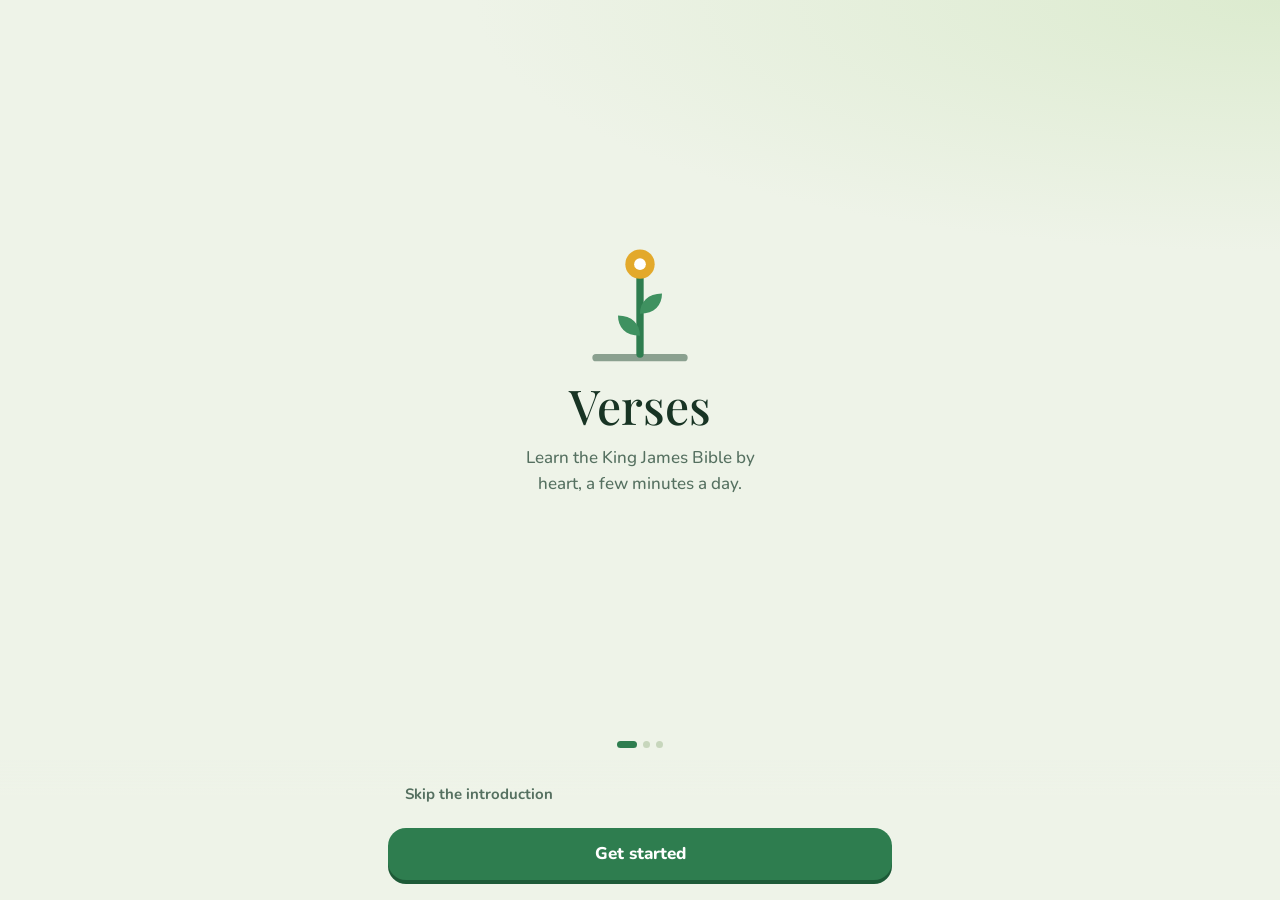
<file: index.html>
<!doctype html>
<html lang="en">
<head>
  <meta charset="utf-8">
  <meta name="viewport" content="width=device-width, initial-scale=1, viewport-fit=cover">
  <meta name="theme-color" content="#eef3e8" media="(prefers-color-scheme: light)">
  <meta name="theme-color" content="#0f1913" media="(prefers-color-scheme: dark)">
  <title>Verses</title>
  <link rel="preconnect" href="https://fonts.googleapis.com">
  <link rel="preconnect" href="https://fonts.gstatic.com" crossorigin>
  <link rel="stylesheet" href="https://fonts.googleapis.com/css2?family=Playfair+Display:wght@400;500&family=Playfair+Display+SC&family=Nunito:wght@500;600;700;800&display=swap">
  <link rel="stylesheet" href="./styles/tokens.css">
  <link rel="stylesheet" href="./styles/app.css">
</head>
<body>
  <div id="app"><p class="loading">Loading…</p></div>
  <script type="module" src="./src/main.js"></script>
</body>
</html>
</file>
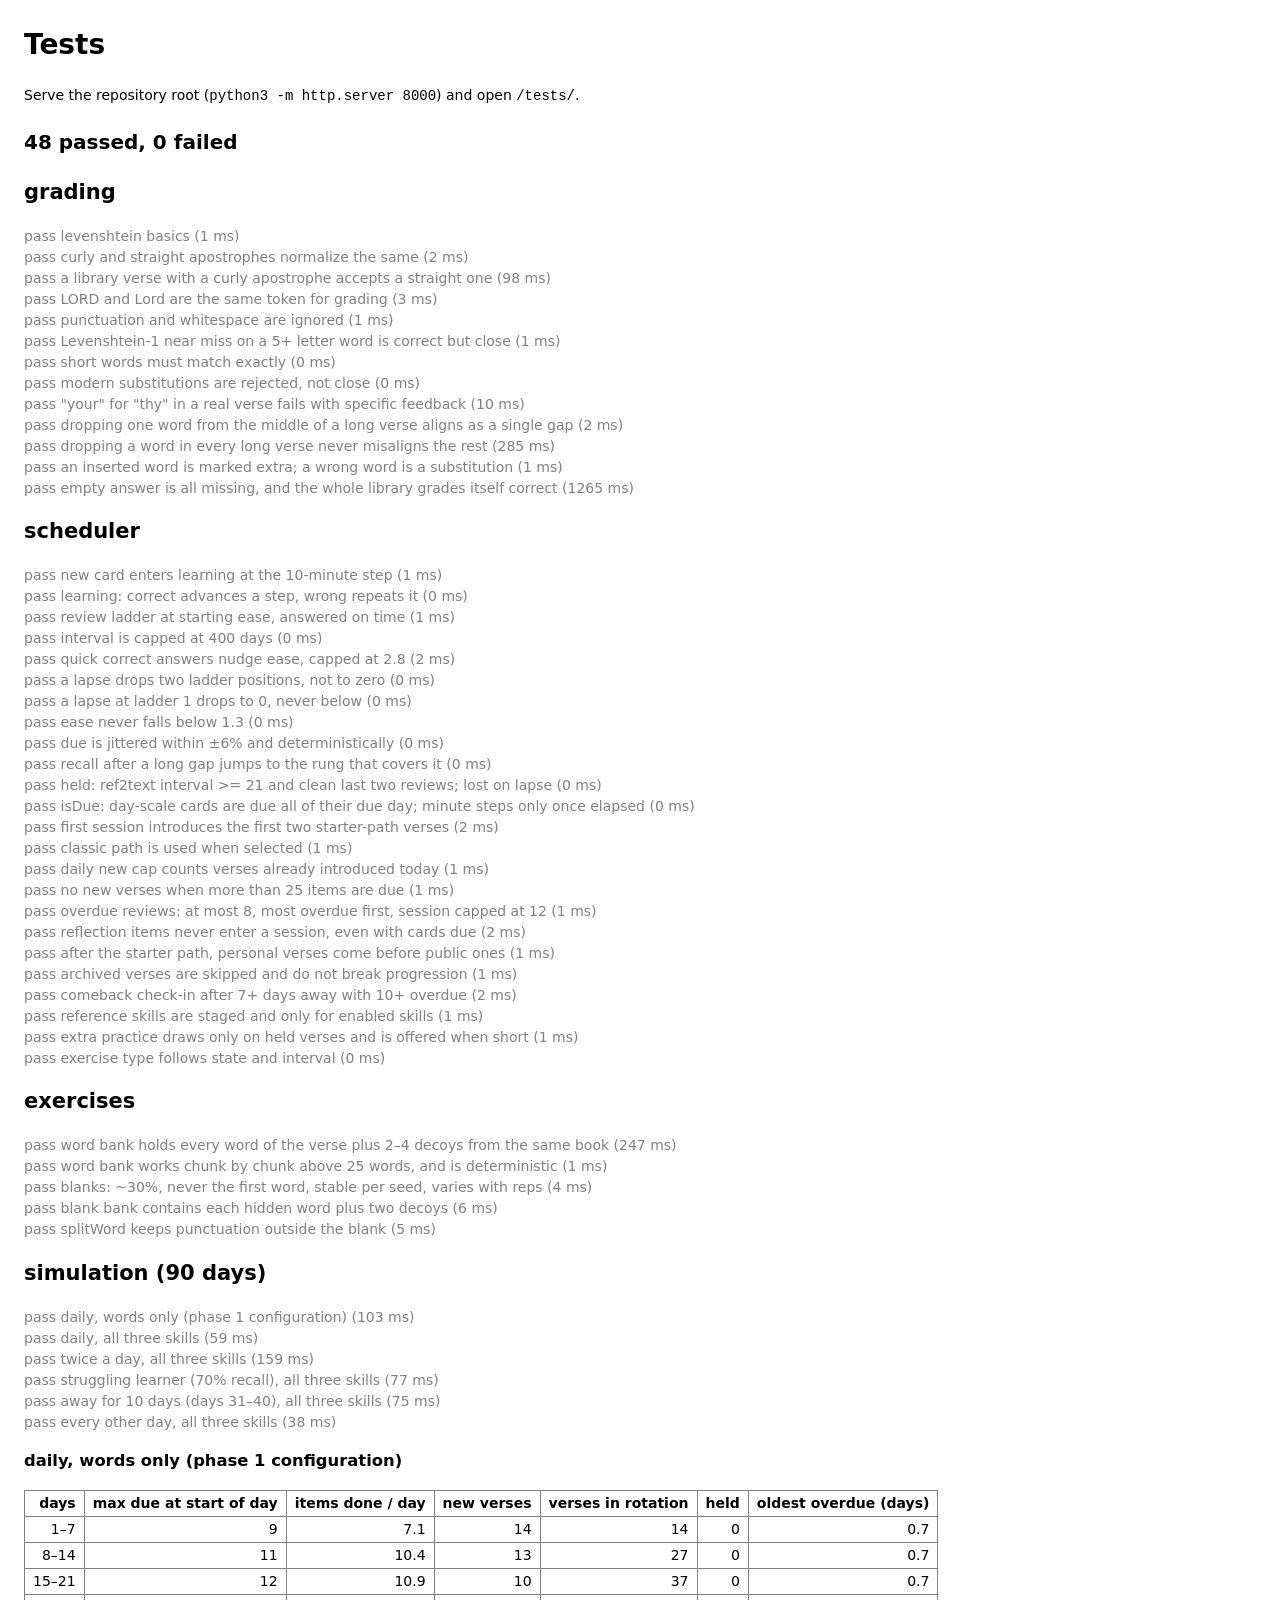
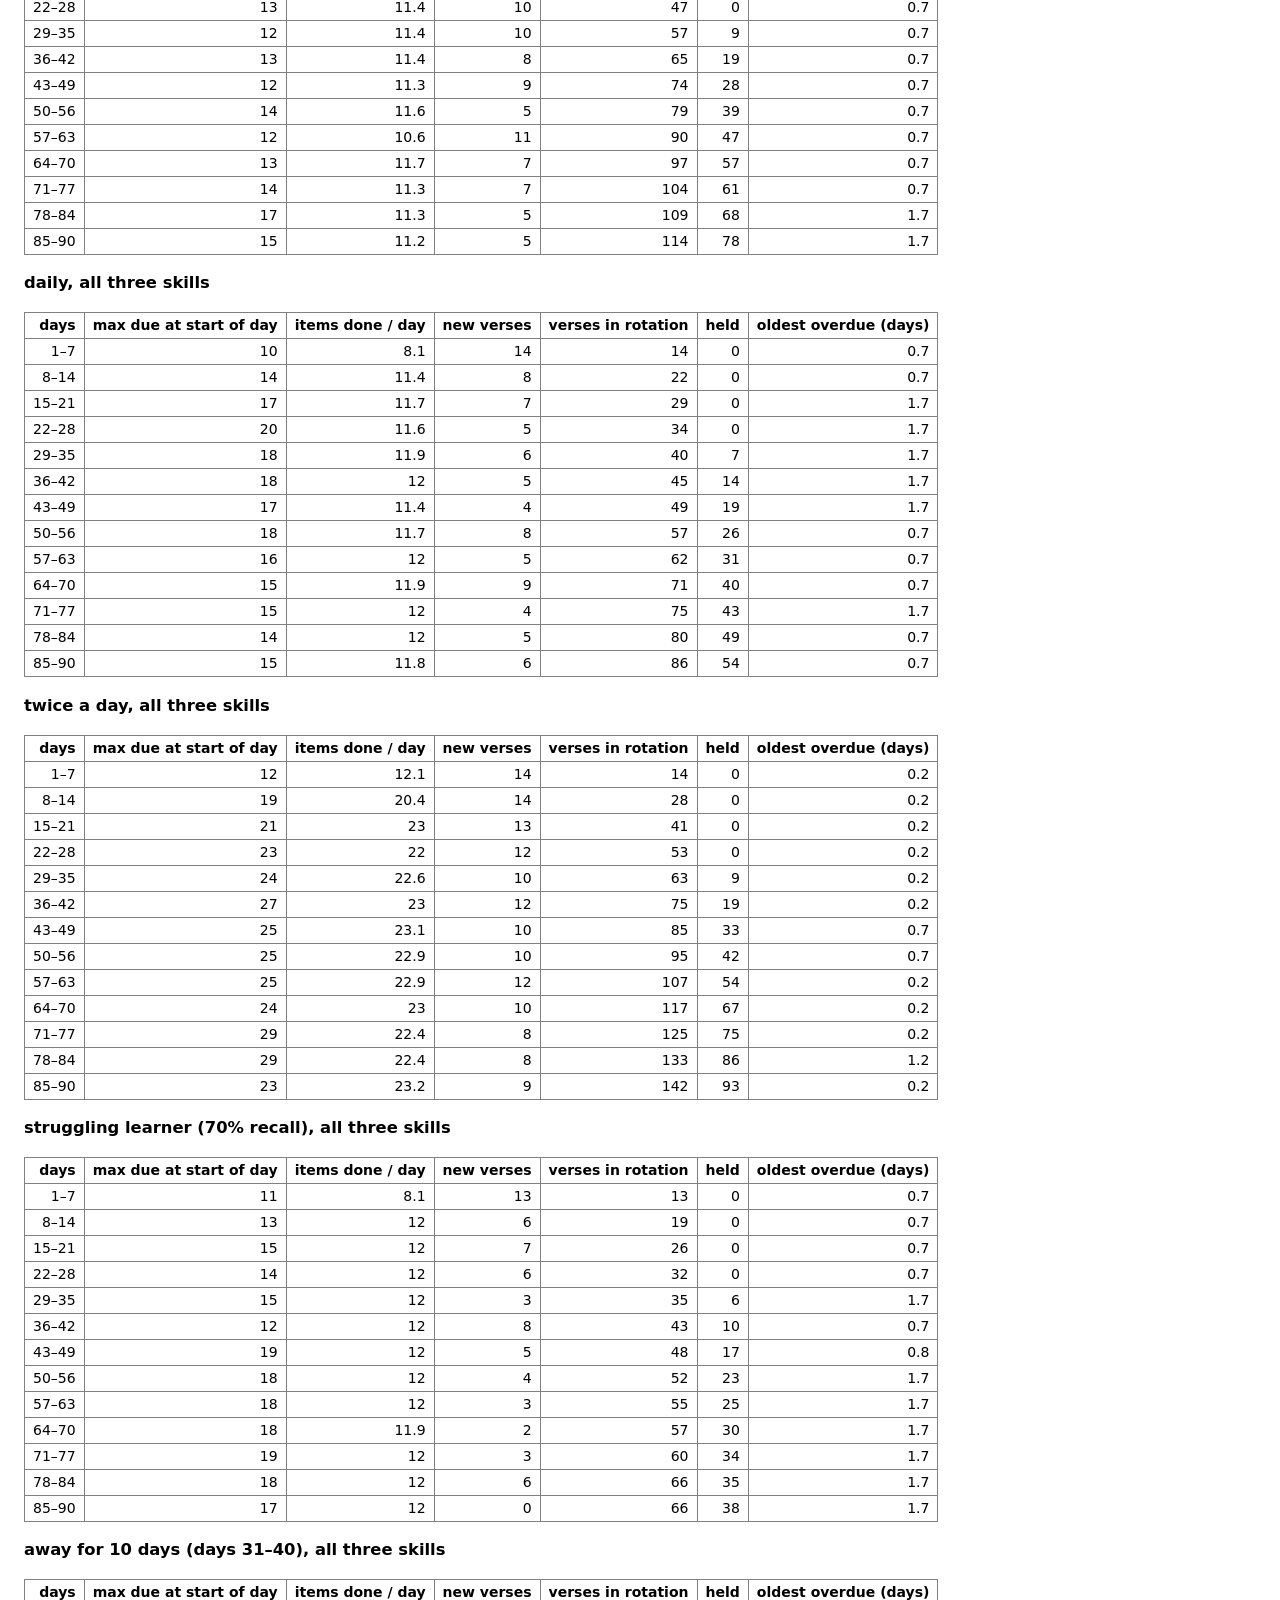
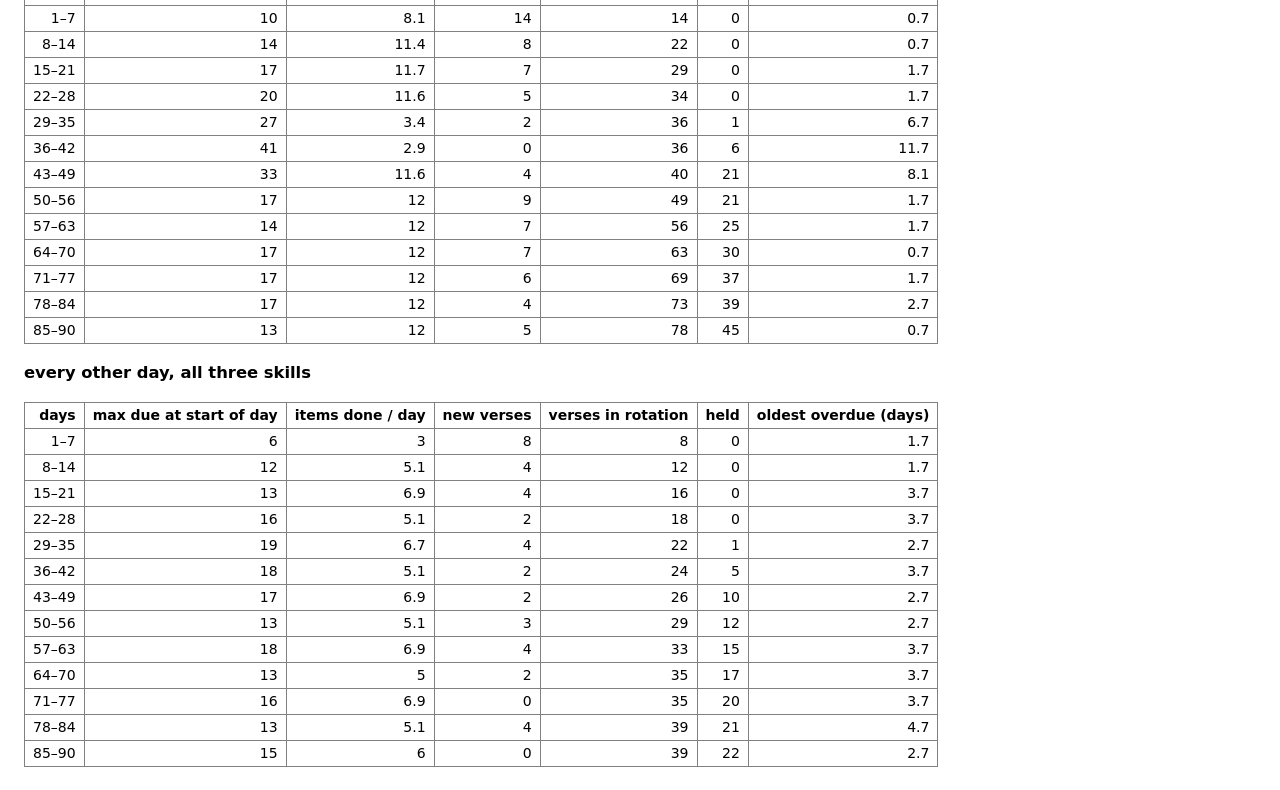
<file: tests/index.html>
<!doctype html>
<html lang="en">
<head>
  <meta charset="utf-8">
  <meta name="viewport" content="width=device-width, initial-scale=1">
  <title>Tests</title>
  <style>
    body { font: 14px/1.5 system-ui, sans-serif; margin: 1.5rem; color: CanvasText; background: Canvas; }
    .pass { color: GrayText; } .fail { font-weight: 600; } pre { white-space: pre-wrap; margin: 0 0 0.5rem 2rem; }
    .summary { font-size: 1.25rem; font-weight: 600; } .summary.bad { text-decoration: underline wavy; }
    table { border-collapse: collapse; margin-bottom: 1rem; } td, th { border: 1px solid GrayText; padding: 2px 8px; text-align: right; }
  </style>
</head>
<body>
  <h1>Tests</h1>
  <p>Serve the repository root (<code>python3 -m http.server 8000</code>) and open <code>/tests/</code>.</p>
  <div id="results"></div>
  <script type="module" src="./run.js"></script>
</body>
</html>
</file>
<file: styles/tokens.css>
/* Design tokens: the Garden look. Every colour, size and space lives here.
   Day palette on :root; night palette follows the device setting unless the
   user picks Day or Night in settings (data-theme on <html>). */
:root {
  color-scheme: light;
  --bg: #eef3e8;
  --bg-glow: #dcebcf;
  --surface: #ffffff;
  --well: #e3ebdb;
  --line: #c7d6bc;
  --text: #183424;
  --text-muted: #557060;
  --accent: #2e7d4f;
  --accent-press: #1d5a37;
  --on-accent: #ffffff;
  --gold: #b07a12;
  --on-gold: #ffffff;
  --ok: #2e7d4f;
  --ok-bg: #d4ecd9;
  --ok-text: #14472a;
  --bad: #b23c27;
  --bad-bg: #f7dcd3;
  --bad-text: #6e2214;
  --info-bg: #fff3d4;
  --info-text: #4a3505;
  --track: #d6e2cc;
  --progress-from: #4f9e6a;
  --progress-to: #8cc47a;
  --leaf: #3f9160;
  --stem: #2e7d4f;
  --seed: #b07a12;
  --bloom: #e3a92b;
  --soil: #8aa08f;
  --shadow: rgba(24, 52, 36, 0.12);

  --font-scripture: 'Playfair Display', Georgia, 'Times New Roman', serif;
  --font-small-caps: 'Playfair Display SC', 'Playfair Display', Georgia, serif;
  --font-ui: 'Nunito', system-ui, -apple-system, 'Segoe UI', Roboto, sans-serif;

  --text-scale: 1;
  --size-verse: calc(1.25rem * var(--text-scale)); /* 20px; never below 18px */
  --size-chip: calc(1.125rem * var(--text-scale)); /* 18px */
  --size-ui: 1rem;
  --size-small: 0.875rem;
  --size-eyebrow: 0.75rem;
  --size-ref: 1.875rem;
  --size-ref-sm: 1.5rem;
  --size-display: 1.75rem;
  --size-held: 4rem;
  --line-verse: 1.8;
  --measure-verse: 58ch;

  --space-1: 0.25rem;
  --space-2: 0.5rem;
  --space-3: 0.75rem;
  --space-4: 1rem;
  --space-5: 1.25rem;
  --space-6: 1.5rem;
  --space-8: 2rem;
  --radius: 1.125rem;
  --radius-sm: 0.625rem;
  --radius-pill: 999px;
  --tap-min: 2.75rem;
  --button-height: 3.25rem;
  --press-depth: 4px;
  --column: 34rem;
  --blank-char: 0.62em;
}

@media (prefers-color-scheme: dark) {
  :root:not([data-theme="light"]) {
    color-scheme: dark;
    --bg: #0f1913; --bg-glow: #1a2c20; --surface: #17251c; --well: #0b140f; --line: #2c4234;
    --text: #e4efe2; --text-muted: #9fb7a6; --accent: #6cc28c; --accent-press: #3f8a5d; --on-accent: #0a2215;
    --gold: #e2b24e; --on-gold: #241703; --ok: #6cc28c; --ok-bg: #163a26; --ok-text: #cdeed7;
    --bad: #f19c88; --bad-bg: #44201a; --bad-text: #ffd9cf; --info-bg: #33290f; --info-text: #f6e4b5;
    --track: #24372a; --progress-from: #4f9e6a; --progress-to: #9fd38a;
    --leaf: #6cc28c; --stem: #4fa06e; --seed: #e2b24e; --bloom: #f0c25a; --soil: #4d6555; --shadow: rgba(0, 0, 0, 0.35);
  }
}
:root[data-theme="dark"] {
  color-scheme: dark;
  --bg: #0f1913; --bg-glow: #1a2c20; --surface: #17251c; --well: #0b140f; --line: #2c4234;
  --text: #e4efe2; --text-muted: #9fb7a6; --accent: #6cc28c; --accent-press: #3f8a5d; --on-accent: #0a2215;
  --gold: #e2b24e; --on-gold: #241703; --ok: #6cc28c; --ok-bg: #163a26; --ok-text: #cdeed7;
  --bad: #f19c88; --bad-bg: #44201a; --bad-text: #ffd9cf; --info-bg: #33290f; --info-text: #f6e4b5;
  --track: #24372a; --progress-from: #4f9e6a; --progress-to: #9fd38a;
  --leaf: #6cc28c; --stem: #4fa06e; --seed: #e2b24e; --bloom: #f0c25a; --soil: #4d6555; --shadow: rgba(0, 0, 0, 0.35);
}
</file>
<file: styles/app.css>
* { box-sizing: border-box; }
html { height: 100%; }
body {
  margin: 0; min-height: 100%; color: var(--text); font: 500 var(--size-ui)/1.5 var(--font-ui);
  background: radial-gradient(90% 40% at 100% 0%, var(--bg-glow), transparent 70%) no-repeat, var(--bg);
  -webkit-tap-highlight-color: transparent;
}
#app { min-height: 100dvh; }
button { font: inherit; color: inherit; }
:focus-visible { outline: 3px solid var(--gold); outline-offset: 2px; }
.loading, .fatal { padding: var(--space-6); max-width: var(--column); margin: 0 auto; }
.hidden { visibility: hidden; }

/* ------------------------------------------------------------ screen frame */
.screen { min-height: 100dvh; display: flex; flex-direction: column; max-width: var(--column); margin: 0 auto; position: relative; }
.scroll {
  flex: 1; display: flex; flex-direction: column; gap: var(--space-4);
  padding: calc(var(--space-5) + env(safe-area-inset-top)) max(var(--space-5), env(safe-area-inset-right)) calc(9.5rem + env(safe-area-inset-bottom)) max(var(--space-5), env(safe-area-inset-left));
}
.session .scroll { padding-top: var(--space-4); }
/* The main button never moves: fixed, full width, same size on every step. */
.actions {
  position: fixed; left: 0; right: 0; bottom: 0; z-index: 3;
  padding: var(--space-3) max(var(--space-5), env(safe-area-inset-right)) calc(var(--space-5) + env(safe-area-inset-bottom)) max(var(--space-5), env(safe-area-inset-left));
  background: linear-gradient(to top, var(--bg) 75%, transparent);
  display: grid; gap: var(--space-3); justify-items: stretch;
}
.actions > * { width: 100%; max-width: calc(var(--column) - 2 * var(--space-5)); justify-self: center; }
.helpers { display: flex; justify-content: space-between; align-items: center; gap: var(--space-3); min-height: var(--tap-min); }

.btn {
  min-height: var(--button-height); border: 0; border-radius: var(--radius); cursor: pointer;
  background: var(--accent); color: var(--on-accent); font-weight: 800; font-size: 1.0625rem;
  box-shadow: 0 var(--press-depth) 0 var(--accent-press); transition: transform 0.08s, box-shadow 0.08s;
}
.btn:active:not([disabled]) { transform: translateY(var(--press-depth)); box-shadow: 0 0 0 var(--accent-press); }
.btn[disabled] { opacity: 0.4; cursor: default; }
.ghost {
  display: inline-flex; align-items: center; gap: var(--space-2); min-height: var(--tap-min); padding: 0 var(--space-4);
  border: 1.5px solid var(--line); border-radius: var(--radius-pill); background: var(--surface); cursor: pointer; font-weight: 700; font-size: 0.9375rem;
}
.ghost .cost { font-weight: 600; font-size: var(--size-eyebrow); color: var(--text-muted); }
.ghost.plain { border-color: transparent; background: none; color: var(--text-muted); }
.icon-btn { background: none; border: 0; color: var(--text-muted); min-width: var(--tap-min); min-height: var(--tap-min); display: grid; place-items: center; cursor: pointer; border-radius: var(--radius-pill); }

/* ------------------------------------------------------------ type */
.display { font: 500 var(--size-display)/1.2 var(--font-scripture); margin: 0; text-wrap: balance; }
.display.sm { font-size: 1.375rem; }
.serif { font-family: var(--font-scripture); font-weight: 500; }
.eyebrow { font-size: var(--size-eyebrow); font-weight: 800; letter-spacing: 0.08em; text-transform: uppercase; color: var(--text-muted); }
.muted { color: var(--text-muted); }
.small { font-size: var(--size-small); }
.center { text-align: center; }
p { margin: 0; }
.verse { font: 400 var(--size-verse)/var(--line-verse) var(--font-scripture); max-width: var(--measure-verse); margin: 0; }
.divine-name { font-family: var(--font-small-caps); }
.ref { font: 500 var(--size-ref)/1.15 var(--font-scripture); margin: 0; }
.ref-sm { font-size: var(--size-ref-sm); }
.prompt { font-weight: 800; }
.row2 { display: flex; justify-content: space-between; align-items: center; gap: var(--space-3); }
.stack { display: flex; flex-direction: column; gap: var(--space-4); }
.exercise { display: flex; flex-direction: column; gap: var(--space-4); }

/* ------------------------------------------------------------ session top bar */
.topbar { display: flex; align-items: center; gap: var(--space-2); padding: calc(var(--space-3) + env(safe-area-inset-top)) var(--space-3) 0; }
.bar { flex: 1; height: 0.75rem; border-radius: var(--radius-pill); background: var(--track); overflow: hidden; }
.bar > i { display: block; height: 100%; border-radius: inherit; background: linear-gradient(90deg, var(--progress-from), var(--progress-to)); transition: width 0.4s ease; }
.mini { display: inline-flex; align-items: center; gap: var(--space-1); font-weight: 800; color: var(--accent); padding: 0 var(--space-2); }

/* ------------------------------------------------------------ plants & icons */
.plant .soil { stroke: var(--soil); stroke-width: 2; stroke-linecap: round; fill: none; }
.plant .stem { stroke: var(--stem); stroke-width: 2; stroke-linecap: round; fill: none; }
.plant .leaf { fill: var(--leaf); }
.plant .seed { fill: var(--seed); }
.plant .bloom { fill: var(--bloom); }
.plant .bloom-eye { fill: var(--surface); }
.icon { flex: none; }

/* ------------------------------------------------------------ meet */
.where { display: grid; gap: var(--space-2); }
.where-chip { display: inline-flex; gap: var(--space-2); align-items: center; font-size: var(--size-small); color: var(--text-muted); }
.where-chip b { color: var(--text); }
.strip { display: flex; gap: 2px; height: 1.375rem; align-items: flex-end; }
.strip i { flex: 1; border-radius: 2px; background: var(--line); height: 40%; }
.strip i.sec-on { height: 70%; background: var(--progress-to); }
.strip i.on { height: 100%; background: var(--gold); }
.strip-key { display: flex; justify-content: space-between; font-size: 0.6875rem; color: var(--text-muted); }
.reveal span { transition: opacity 0.35s, filter 0.35s; }
.reveal .hid { opacity: 0.12; filter: blur(3px); }
.gloss { border-left: 3px solid var(--gold); padding: var(--space-1) 0 var(--space-1) var(--space-3); color: var(--text-muted); }
.gloss b { color: var(--text); }

/* ------------------------------------------------------------ chips, word bank */
.answer { min-height: 9rem; border-radius: var(--radius); padding: var(--space-3); display: flex; flex-wrap: wrap; gap: var(--space-2); align-content: flex-start; background: var(--well); border: 1.5px dashed var(--line); }
.placeholder { color: var(--text-muted); font: 600 var(--size-small) var(--font-ui); margin: auto; }
.bank { display: flex; flex-wrap: wrap; gap: var(--space-2); justify-content: center; }
.chip {
  font: 400 var(--size-chip)/1 var(--font-scripture); padding: 0 var(--space-4); min-height: var(--tap-min);
  border-radius: var(--radius-pill); border: 1.5px solid var(--line); background: var(--surface); color: var(--text); cursor: pointer;
  box-shadow: 0 3px 0 var(--line);
}
.chip:active:not([disabled]) { transform: translateY(2px); box-shadow: 0 1px 0 var(--line); }
.bank .chip[disabled] { visibility: hidden; } /* keeps its space so the bank never reflows */
.answer .chip[disabled] { opacity: 1; cursor: default; }
.chip.in { animation: pop 0.18s ease-out; }
.chip.hinted { border-color: var(--gold); box-shadow: 0 3px 0 var(--gold); }
.chip.good { border-color: var(--ok); box-shadow: 0 3px 0 var(--ok); }
.chip.bad { border-color: var(--bad); color: var(--bad); text-decoration: line-through 2px; box-shadow: 0 3px 0 var(--bad); }
@keyframes pop { from { transform: scale(0.85); } to { transform: scale(1); } }

/* ------------------------------------------------------------ blanks */
.blanks-text { padding: var(--space-2) 0; }
.blank-word { display: inline-flex; flex-direction: column; vertical-align: top; }
.blank {
  display: inline-block; vertical-align: baseline; width: calc(var(--w) * var(--blank-char) + var(--space-4)); height: 1.6em;
  padding: 0; border: 0; border-bottom: 2.5px solid var(--line); border-radius: var(--radius-sm) var(--radius-sm) 0 0;
  background: var(--well); font: inherit; white-space: nowrap; overflow: visible; cursor: pointer;
}
.blank.selected { border-bottom-color: var(--accent); background: var(--surface); }
.blank.hinted { border-bottom-color: var(--gold); }
.blank.ok { border-bottom-color: var(--ok); }
.blank.wrong { text-decoration: line-through 2px; border-bottom-style: dotted; border-bottom-color: var(--bad); color: var(--bad); }
.expected-under { line-height: 1.3; font-weight: 500; color: var(--bad); }

/* ------------------------------------------------------------ phrase order */
.slots, .tiles { display: grid; gap: var(--space-2); }
.slot { display: block; width: 100%; min-height: 3rem; border-radius: var(--radius-sm); border: 1.5px dashed var(--line); padding: var(--space-3) var(--space-4); font: 400 var(--size-chip)/1.45 var(--font-scripture); background: var(--well); text-align: left; color: var(--text); }
.slot.filled { border-style: solid; background: var(--surface); cursor: pointer; }
.slot.good { border-color: var(--ok); }
.slot.bad { border-color: var(--bad); }
.tile { font: 400 var(--size-chip)/1.45 var(--font-scripture); text-align: left; padding: var(--space-3) var(--space-4); border-radius: var(--radius-sm); border: 1.5px solid var(--line); background: var(--surface); color: var(--text); cursor: pointer; box-shadow: 0 3px 0 var(--line); }
.tile[disabled] { opacity: 0.3; cursor: default; }

/* ------------------------------------------------------------ where is it found */
.choices { display: grid; gap: var(--space-2); }
.choice { font-weight: 800; font-size: 1.0625rem; padding: var(--space-4); border-radius: var(--radius-sm); border: 1.5px solid var(--line); background: var(--surface); text-align: left; cursor: pointer; box-shadow: 0 3px 0 var(--line); }
.map { display: grid; grid-template-columns: repeat(auto-fill, minmax(6.25rem, 1fr)); gap: var(--space-2); }
.testament { grid-column: 1 / -1; font-size: var(--size-eyebrow); font-weight: 800; letter-spacing: 0.08em; text-transform: uppercase; color: var(--text-muted); margin-top: var(--space-1); }
.sect { font-weight: 800; font-size: 0.8125rem; padding: var(--space-2); min-height: 3.75rem; border-radius: var(--radius-sm); border: 1.5px solid var(--line); background: var(--surface); cursor: pointer; display: grid; align-content: center; gap: 2px; box-shadow: 0 3px 0 var(--line); }
.sect small { font-weight: 600; color: var(--text-muted); }
.choice.sel, .sect.sel { border-color: var(--accent); box-shadow: 0 3px 0 var(--accent); }
.choice.right, .sect.right { border-color: var(--ok); box-shadow: 0 3px 0 var(--ok); background: var(--ok-bg); color: var(--ok-text); }
.choice.wrong, .sect.wrong { border-color: var(--bad); box-shadow: 0 3px 0 var(--bad); text-decoration: line-through 2px; }
.choice[disabled], .sect[disabled] { cursor: default; }

/* ------------------------------------------------------------ feedback sheet */
.sheet {
  position: fixed; left: 0; right: 0; bottom: 0; z-index: 2; margin: 0 auto; max-width: var(--column);
  padding: var(--space-5) var(--space-5) calc(var(--button-height) + var(--space-8) + env(safe-area-inset-bottom));
  border-radius: var(--radius) var(--radius) 0 0; display: grid; gap: var(--space-2);
  transform: translateY(105%); transition: transform 0.28s cubic-bezier(0.2, 0.9, 0.3, 1.1);
  max-height: 70dvh; overflow-y: auto;
}
.sheet.show { transform: translateY(0); }
/* While the sheet is up, the button area sits on the sheet and the unused
   helper row folds away (the main button keeps its place at the bottom). */
.sheet-open .actions { background: none; }
.sheet-open .helpers { display: none; }
.sheet h3 { margin: 0; font-size: 1.25rem; font-weight: 800; }
.sheet .verse { font-size: calc(1.125rem * var(--text-scale)); }
.sheet.ok { background: var(--ok-bg); color: var(--ok-text); }
.sheet.bad { background: var(--bad-bg); color: var(--bad-text); }
.sheet.info { background: var(--info-bg); color: var(--info-text); }
.diff .w { display: inline-flex; flex-direction: column; vertical-align: top; }
.diff .sub .given { text-decoration-thickness: 2px; opacity: 0.8; }
.diff .expected { font-weight: 500; }
.diff .close { text-decoration: underline wavy; }
.diff .missing .gap { border: 1.5px dashed currentColor; border-radius: var(--radius-sm); min-width: 2ch; height: 0.5em; }
.diff .extra ins { text-decoration: none; border: 1.5px solid currentColor; border-radius: var(--radius-sm); padding: 0 var(--space-1); }
.diff .extra ins::before { content: '+'; }
.feedback { display: grid; gap: var(--space-2); }
.note { font-size: var(--size-small); }
.sr { position: absolute; width: 1px; height: 1px; overflow: hidden; clip-path: inset(50%); }

/* ------------------------------------------------------------ home */
.greet { font-size: 1.625rem; }
.held { display: flex; align-items: center; gap: var(--space-3); }
.held b { font: 500 var(--size-held)/1 var(--font-scripture); }
.card { background: var(--surface); border: 1px solid var(--line); border-radius: calc(var(--radius) + 2px); padding: var(--space-4); display: grid; gap: var(--space-3); margin: 0; min-width: 0; }
.today-list { display: grid; gap: var(--space-2); }
.week { display: flex; justify-content: space-between; }
.day { display: grid; justify-items: center; gap: var(--space-1); font-size: var(--size-eyebrow); font-weight: 700; color: var(--text-muted); }
.day .icon { color: var(--line); }
.day.watered .icon { color: var(--accent); }
.day.rest .icon { color: var(--gold); opacity: 0.6; }
.day.today { color: var(--text); }
.garden { display: flex; flex-wrap: wrap; gap: var(--space-1) var(--space-2); }
.garden figure { margin: 0; display: grid; justify-items: center; width: 2.75rem; }
.garden figcaption { font-size: 0.625rem; line-height: 1.15; text-align: center; color: var(--text-muted); }
.legend { display: flex; flex-wrap: wrap; gap: var(--space-3); }
.legend span { display: inline-flex; align-items: center; gap: 2px; }
.warning { border-left: 3px solid var(--bad); padding-left: var(--space-3); }

/* ------------------------------------------------------------ intro */
.intro { justify-content: space-between; }
.intro-hero { flex: 1; display: grid; align-content: center; justify-items: center; gap: var(--space-4); text-align: center; }
.wordmark { font: 500 3rem/1 var(--font-scripture); margin: 0; }
.intro-lead { font-size: 1.0625rem; max-width: 26ch; }
.steps3 { display: grid; gap: var(--space-4); }
.steps3 > div { display: grid; grid-template-columns: 3rem 1fr; gap: var(--space-4); align-items: center; }
.steps3 .ic { width: 3rem; height: 3rem; border-radius: var(--radius-sm); display: grid; place-items: center; background: var(--surface); border: 1px solid var(--line); color: var(--accent); }
.steps3 h3 { margin: 0; font-size: 1.0625rem; font-weight: 800; }
.steps3 p { font-size: var(--size-small); color: var(--text-muted); }
.paths { display: grid; gap: var(--space-3); }
.path { text-align: left; background: var(--surface); border: 1.5px solid var(--line); border-radius: var(--radius); padding: var(--space-4); cursor: pointer; display: grid; gap: var(--space-1); box-shadow: 0 3px 0 var(--line); }
.path.sel { border-color: var(--accent); box-shadow: 0 3px 0 var(--accent); }
.path b { font-size: 1.0625rem; font-weight: 800; }
.path span { font-size: var(--size-small); color: var(--text-muted); }
.path em { font-style: normal; font-size: 0.8125rem; font-weight: 700; color: var(--gold); }
.dots { display: flex; gap: 6px; justify-content: center; padding-top: var(--space-4); }
.dots i { width: 7px; height: 7px; border-radius: var(--radius-pill); background: var(--line); transition: width 0.2s; }
.dots i.on { background: var(--accent); width: 20px; }

/* ------------------------------------------------------------ settings */
fieldset.card { border: 1px solid var(--line); }
legend.eyebrow { padding: 0 var(--space-1); }
.segmented { display: flex; flex-wrap: wrap; gap: var(--space-2); }
.segmented button { min-height: var(--tap-min); padding: 0 var(--space-4); border-radius: var(--radius-pill); border: 1.5px solid var(--line); background: var(--surface); font-weight: 700; cursor: pointer; }
.segmented button.on { background: var(--accent); border-color: var(--accent); color: var(--on-accent); }
.sample { padding: 0 var(--space-1); }

/* ------------------------------------------------------------ session complete */
.done { align-items: center; text-align: center; justify-content: center; position: relative; overflow: hidden; }
.burst { position: absolute; inset: 0; pointer-events: none; }
.burst i { position: absolute; left: 50%; top: 30%; width: 12px; height: 12px; border-radius: 0 70% 0 70%; background: var(--leaf); opacity: 0; animation: fly 1.5s ease-out forwards; }
.burst i:nth-child(3n) { background: var(--bloom); border-radius: 50%; width: 9px; height: 9px; }
@keyframes fly { 0% { opacity: 1; transform: translate(-50%, -50%) scale(0.4) rotate(0); } 100% { opacity: 0; transform: translate(calc(-50% + var(--x)), calc(-50% + var(--y))) scale(1) rotate(160deg); } }
.done > .plant { animation: grow 0.7s cubic-bezier(0.2, 0.9, 0.3, 1.2); transform-origin: bottom center; }
@keyframes grow { from { transform: scale(0.4); opacity: 0; } to { transform: scale(1); opacity: 1; } }
.stats { display: grid; grid-template-columns: repeat(3, 1fr); gap: var(--space-2); width: 100%; }
.stats div { background: var(--surface); border: 1px solid var(--line); border-radius: var(--radius-sm); padding: var(--space-3) var(--space-1); display: grid; gap: 2px; }
.stats b { font-size: 1.375rem; font-weight: 800; font-variant-numeric: tabular-nums; }
.stats span { font-size: var(--size-eyebrow); color: var(--text-muted); }
.grew { width: 100%; display: grid; gap: var(--space-2); text-align: left; }
.grew div { display: flex; align-items: center; gap: var(--space-3); background: var(--surface); border: 1px solid var(--line); border-radius: var(--radius-sm); padding: var(--space-2) var(--space-3); }
.grew b { flex: 1; font-size: 1.0625rem; }

@media (prefers-reduced-motion: reduce) {
  *, *::before, *::after { animation: none !important; transition: none !important; }
  .burst { display: none; }
}
</file>
